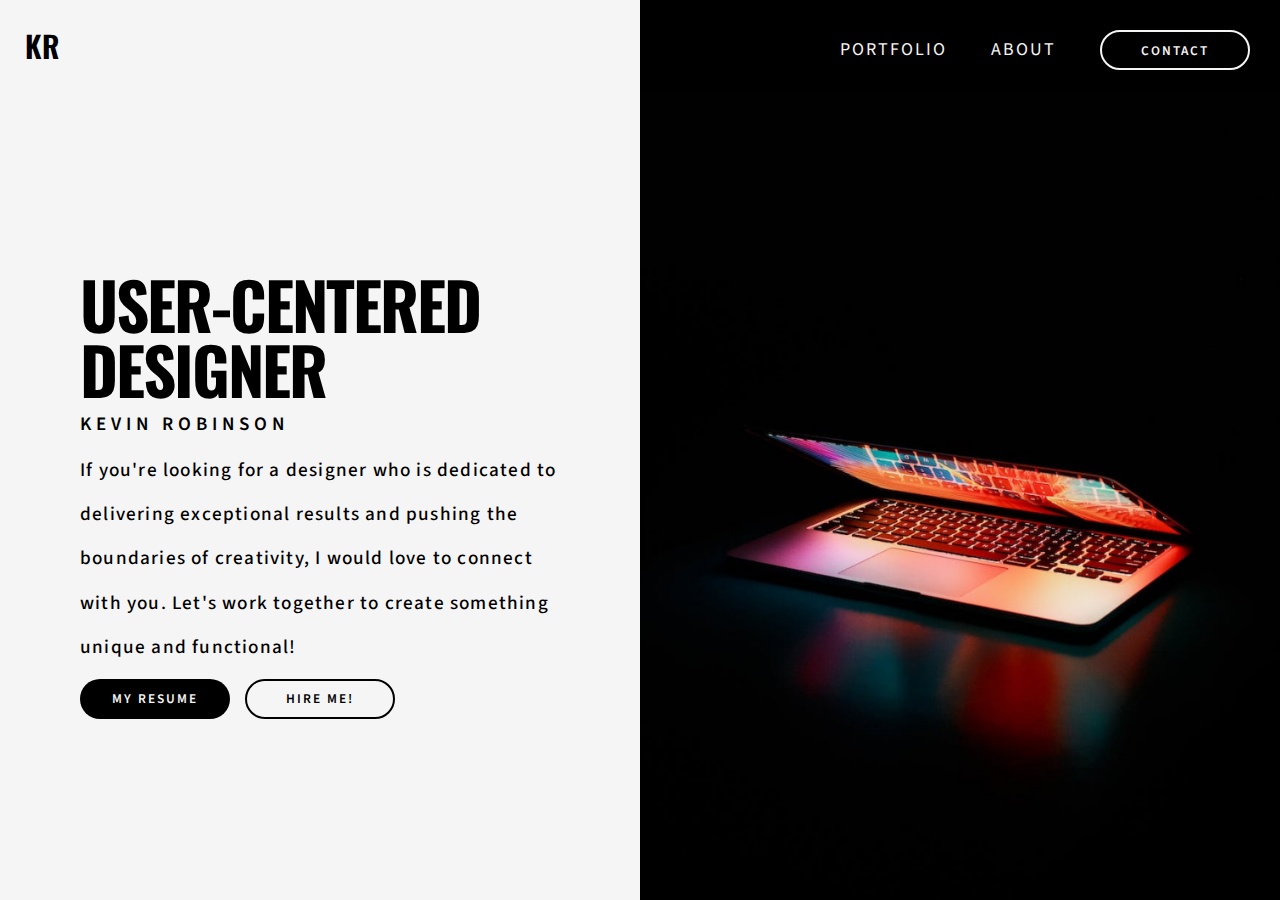
<file: index.html>
<!DOCTYPE html>
<html lang="en">
  <head>
    <meta charset="UTF-8" />
    <meta name="viewport" content="width=device-width, initial-scale=1.0" />

    <link
      rel="stylesheet"
      href="https://cdnjs.cloudflare.com/ajax/libs/font-awesome/6.4.2/css/all.min.css"
      integrity="sha512-z3gLpd7yknf1YoNbCzqRKc4qyor8gaKU1qmn+CShxbuBusANI9QpRohGBreCFkKxLhei6S9CQXFEbbKuqLg0DA=="
      crossorigin="anonymous"
      referrerpolicy="no-referrer"
    />

    <link rel="stylesheet" href="style.css" />

    <title>My Portfolio</title>
  </head>

  <body>
    <div class="container">
      <nav class="navbar">
        <div class="primary-icon">
          <a href="index.html">KR</a>
        </div>
        <ul class="nav-list" id="navi-list">
          <li class="list-item"><a href="portfolio.html">Portfolio</a></li>
          <li class="list-item"><a href="aboutMe.html">About</a></li>
          <li class="list-item">
            <a href="mailto: krobinson21359@outlook.com"
              ><button class="navi-button">Contact</button></a
            >
          </li>
        </ul>
        <div class="menu" id="toggle-button">
          <div class="menu-line"></div>
          <div class="menu-line"></div>
          <div class="menu-line"></div>
        </div>
      </nav>
      <main>
        <div class="content-container overflow-hidden">
          <h1 class="drop-in">User-centered </br> Designer</h1>
          <h2 class="drop-in">Kevin Robinson</h2>
          <p class="drop-in">
            If you're looking for a designer who is dedicated to
            delivering exceptional results and pushing the boundaries of
            creativity, I would love to connect with you. Let's work together to create something unique and functional!
          </p>
          <p class="drop-in">
            <a href="assets/Kevin_Robinson_2024.pdf" download
              ><button>My Resume</button></a
            >
            <a href="https://www.upwork.com/freelancers/~01f225892c652e8def"
              ><button class="ghost-button">Hire Me!</button></a
            >
          </p>
        </div>
      </main>
      <div class="sidebar"></div>
    </div>
    <script src="script.js"></script>
  </body>
</html>
</file>
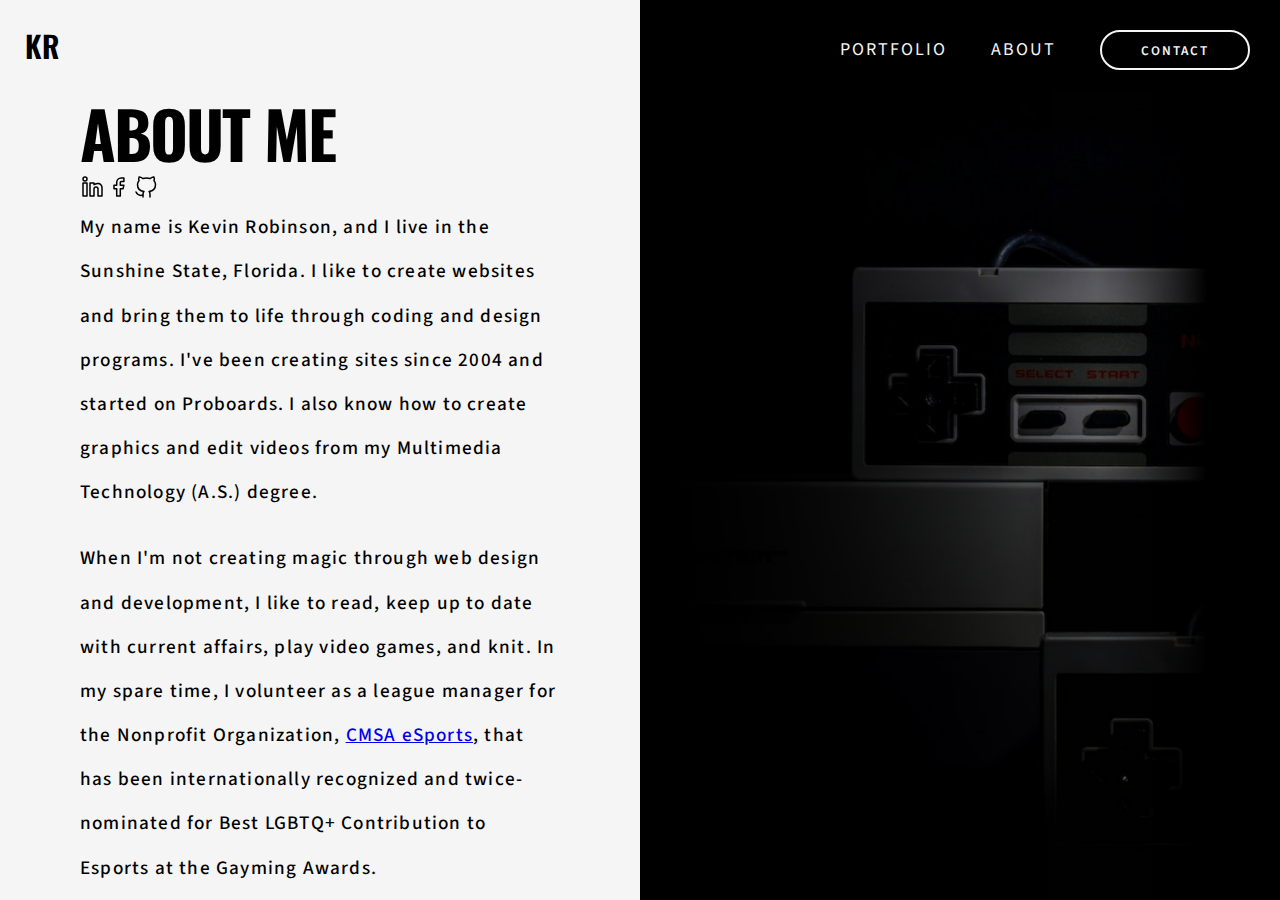
<file: aboutMe.html>
<!DOCTYPE html>
<html lang="en">
  <head>
    <meta charset="UTF-8" />
    <meta name="viewport" content="width=device-width, initial-scale=1.0" />

    <link
      rel="stylesheet"
      href="https://cdnjs.cloudflare.com/ajax/libs/font-awesome/6.4.2/css/all.min.css"
      integrity="sha512-z3gLpd7yknf1YoNbCzqRKc4qyor8gaKU1qmn+CShxbuBusANI9QpRohGBreCFkKxLhei6S9CQXFEbbKuqLg0DA=="
      crossorigin="anonymous"
      referrerpolicy="no-referrer"
    />

    <link rel="stylesheet" href="style.css" />

    <title>My Portfolio</title>
  </head>

  <body>
    <div class="container">
      <nav class="navbar">
        <div class="primary-icon">
          <a href="index.html">KR</a>
        </div>
        <ul class="nav-list" id="navi-list">
          <li class="list-item"><a href="portfolio.html">Portfolio</a></li>
          <li class="list-item"><a href="aboutMe.html">About</a></li>
          <li class="list-item">
            <a href="mailto: krobinson21359@outlook.com"
              ><button class="navi-button">Contact</button></a
            >
          </li>
        </ul>
        <div class="menu" id="toggle-button">
          <div class="menu-line"></div>
          <div class="menu-line"></div>
          <div class="menu-line"></div>
        </div>
      </nav>
      <main>
        <div class="content-container overflow-hidden">
          <h1 class="drop-in">About Me</h1>
          <ul class="drop-in">
            <li>
              <a href="https://www.linkedin.com/in/kevin-robinson-5520671b5"
                ><img src="assets/linkedin.svg" alt="link to Linkedln." />
              </a>
            </li>
            <li>
              <a href="https://www.facebook.com/kevin.robinson.9638/"
                ><img src="assets/facebook.svg" alt="Link to Facebook."
              /></a>
            </li>
            <li>
              <a href="https://github.com/krobinson21359"
                ><img src="assets/github.svg" alt="Link to GitHub."
              /></a>
            </li>
          </ul>
          <p class="drop-in">
            My name is Kevin Robinson, and I live in the Sunshine State,
            Florida. I like to create websites and bring them to life through
            coding and design programs. I've been creating sites since 2004 and
            started on Proboards. I also know how to create graphics and edit
            videos from my Multimedia Technology (A.S.) degree.
          </p>
          <br />
          <p class="drop-in">
            When I'm not creating magic through web design and development, I
            like to read, keep up to date with current affairs, play video
            games, and knit. In my spare time, I volunteer as a league manager for the Nonprofit Organization, <a href="https://www.facebook.com/CMSAeSports/">CMSA eSports</a>, that has been internationally recognized and twice-nominated for Best LGBTQ+ Contribution to Esports at the Gayming Awards.
          </p>
        </div>
      </main>
      <div class="sidebar-about"></div>
    </div>
    <script src="script.js"></script>
  </body>
</html>
</file>
<file: style.css>
@import url('https://fonts.googleapis.com/css2?family=Oswald:wght@500;600;700&family=Source+Sans+3:wght@400;500&display=swap');

/* Default and General Styles */

* {
  box-sizing: border-box;
  padding: 0;
  margin: 0;
}

body {
  font-family: 'Source Sans 3', sans-serif;
  font-weight: 400;
  color: #000;
}

h1 {
  font-size: 65px;
  font-weight: 700;
  color: #000;
  text-decoration: none;
  text-transform: uppercase;
  font-family: 'Oswald', sans-serif;
  letter-spacing: -2px;
  line-height: 1;
  display: block;
}

h2 {
  font-family: 'Source Sans 3', sans-serif;
  font-weight: 600;
  letter-spacing: 5px;
  text-transform: uppercase;
  line-height: 2.5;
  font-size: 19px;
}

p {
  font-family: 'Source Sans 3', sans-serif;
  font-weight: 500;
  letter-spacing: 1.2px;
  line-height: 2.3;
  font-size: 1.2rem;
  color: #000;
}

/* Navigation Styles */

.navbar {
  display: flex;
  justify-content: space-between;
  align-items: center;
  font-size: 20px;
}

.nav-list {
  list-style: none;
}

.nav-list a {
  color: #F5F5F5;
  text-decoration: none;
  font-family: 'Source Sans 3', sans-serif;  
  text-transform: uppercase;
  letter-spacing: 2px;
  margin-right: 20px;
  font-size: 18px;
}

.nav-list .list-item {
  display: inline-block;
  padding: 20px 10px;
}

.primary-icon {
  height: 45px;
  display: flex;
  align-items: center;
  justify-content: center;
  margin-left: 25px;
  color: #000;
}

.primary-icon a {
  font-size: 30px;
  font-weight: 600;
  color: #000;
  text-decoration: none;
  text-transform: uppercase;
  font-family: 'Oswald', sans-serif;
}

.menu-line {
  width: 20px;
  height: 3px;
  background: white;
  margin-bottom: 4px;
}

.menu {
  display: none;
}

/* Grid Styles */

.container {
  display: grid;
  height: 100vh;
  grid-template-columns: 1fr 1fr;
  grid-template-rows: 0.1fr 1fr;
  grid-template-areas:
  "nav nav"
  "main sidebar";
  /* gap: 0.2rem; */
}

.content-container li {
  list-style: none;
  color: red;
  display: inline-block;
  padding-top: 10px;
}

.content-container {
  width: 75%
}

nav {
  background-color: #F5F5F5;
  grid-area: nav;
  position: relative;
  z-index: 2;
}

nav::before {
  content: "";
  position: absolute;
  top: 0;
  bottom: 0;
  left: 50%;
  right: 0;
  background-color: #000;
  z-index: -1;
}

main {
  background-color: #F5F5F5;
  grid-area: main;
  display: flex;
  justify-content: center;
  align-items: center;
}

.sidebar {
  background-image: url(assets/sidePic.png);
  background-size: cover;
  background-position: center;
  background-repeat: no-repeat;
  grid-area: sidebar;
  height: 100%;
  background-color: #000;
}

.sidebar-about {
  background-image: url(assets/sidePicAbout.png);
  background-size: cover;
  background-position: center;
  background-repeat: no-repeat;
  grid-area: sidebar;
  height: 100%;
  width: auto;
  background-color: #000;
}

.sidebar-portfolio {
  grid-area: sidebar;
  width: auto;
  background-color: #000;
  color: #F5F5F5;
  display: flex;
  align-items: center;
  justify-content: center;
  /* flex-direction: column; */
  text-align: center;
}

/* Button Styles */

button {
  
  background-color: #000;
  color: #F5F5F5;
  border-radius: 25px;
  width: 150px;
  height: 40px;
  font-weight: 600;
  color: #F5F5F5;
  text-decoration: none;
  text-transform: uppercase;
  font-family: 'Source Sans 3', sans-serif;  
  letter-spacing: 2px;
  text-align: center;
  margin-top: 10px;
  border: 0px;
  cursor: pointer;
}

.navi-button {
    background-color: #000;
    color: #F5F5F5;
    border: 2px #F5F5F5 solid;
    cursor: pointer;
}

.ghost-button {
  background-color: #F5F5F5;
  color:  #000;
  font-weight: 600;
  border: 2px #000 solid;
  margin-left: 10px;
  cursor: pointer;
  text-align: center;
}

/* Portfolio Section */

.portfolio-head {
  border-left: 5px solid #000;
  padding-left: 10px;
}

.portfolio-example {
  height: 450px;
  width: auto;
  overflow: hidden;
  padding: 10px;
 }

 .portfolio-example2 {
  height: 450px;
  width: auto;
  overflow: hidden;
  padding: 10px;
 }

 /* Portfolio Slideshow */

 #slider-container {
  position: relative;
  width: 300px; /* Adjust the width as needed */
  margin: auto;
  overflow: hidden;
}

#slider {
  display: flex;
  transition: transform 0.5s ease;
}

.slide {
  flex: 0 0 100%;
}

.custom-img {
  width: 100%;
  height: 500px; /* Adjust the height as needed */
  object-fit: contain; /* Show the entire image */
  display: block;
  transition: transform 0.5s ease;

}

#arrows {
  display: flex;
  justify-content: space-between;
  margin-top: 10px;
}

#prev, #next {
  cursor: pointer;
  font-size: 24px;
  margin: 0 10px;

}

/* Mobile Responsiveness */

@media all and (max-width: 820px) {
  .container {
    grid-template-columns: 1fr;
    grid-template-rows: 0.2fr 1fr 1fr;
    grid-template-areas:
    "nav"
    "sidebar"
    "main";
  }

  .sidebar-portfolio {
    padding: 15px;
  }

  nav {
    background-color: #000;
  }

  .navbar {
    flex-direction: column;
    background-color: #000;
    grid-area: nav;
    justify-content: space-around;
  }

  .menu {
    display: block;
    position: absolute;
    right: 15px;
    top: 15px;
  }

  .nav-list .list-item {
    display: block;
    border-top: 1px solid #F5F5F5;
  }

  .nav-list {
    list-style-type: none;
    width: 100%;
    text-align: right;
    padding-top: 10px;
    display: none;
  }

  .primary-icon {
    width: 100%;
    color: #F5F5F5;
    margin-left: 0px;
  }

  .primary-icon a {
    color: #F5F5F5;
  }

  .active {
    display: block;
  }

  h1 {
    font-size: 2.5rem;
  }
  
  h2 {
    font-size: 1rem;
  }
  
  p {
    font-size: 0.8rem;
  }
  
  .ghost-button {
    margin-left: 0px;
  }

  .content-container {
    padding: 15px;
  }

  .portfolio-example2, .hidden-div {
    display: none;
  }

  .drop-in, .overflow-hidden {
    animation: none !important;  
  }

}

/* Animations */

/* animation class and keyframes */
.overflow-hidden {
  overflow: hidden;
 }
 
 .drop-in {
  animation: drop-in 1s ease 200ms backwards;
 }
 
 @keyframes drop-in {
  from {
   opacity: 0;
   transform: translateY(-100px);
  }
  to {
   opacity: 1;
   transform: translateY(0px);
  }
 }
</file>
